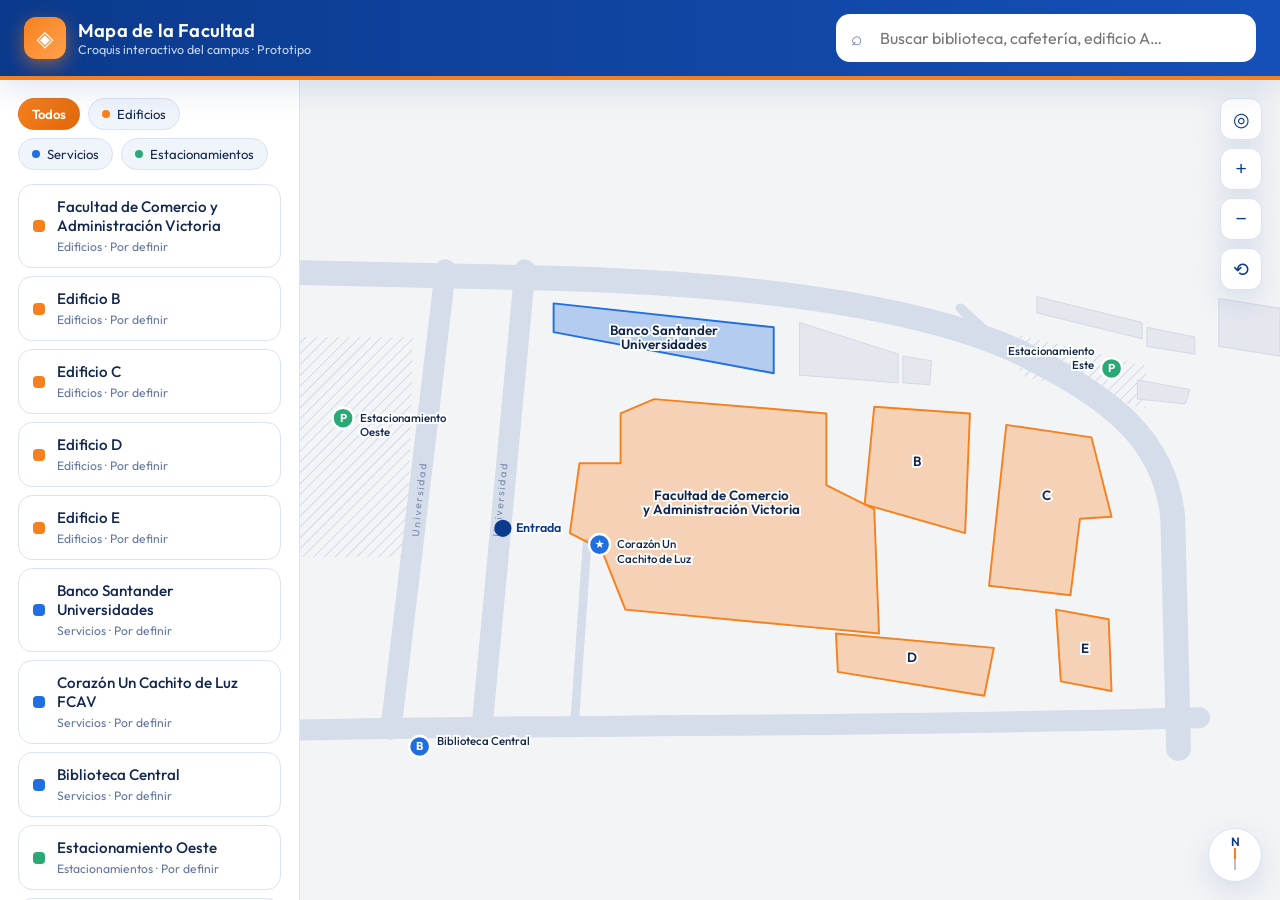
<file: index.html>
<!DOCTYPE html>
<html lang="es">
<head>
  <meta charset="UTF-8" />
  <meta name="viewport" content="width=device-width, initial-scale=1.0, viewport-fit=cover" />
  <meta name="theme-color" content="#0b3a8c" />
  <meta name="mobile-web-app-capable" content="yes" />
  <title>Mapa de la Facultad | Croquis interactivo del campus</title>
  <meta name="description" content="Croquis interactivo de la facultad: encuentra la biblioteca, cafetería, edificios y servicios, y consulta cómo llegar." />
  <link rel="preconnect" href="https://fonts.googleapis.com" />
  <link rel="preconnect" href="https://fonts.gstatic.com" crossorigin />
  <link href="https://fonts.googleapis.com/css2?family=Outfit:wght@400;500;600;700&display=swap" rel="stylesheet" />
  <link rel="stylesheet" href="styles.css" />
</head>
<body>
  <header class="topbar">
    <div class="brand">
      <span class="brand-logo">◈</span>
      <div>
        <h1>Mapa de la Facultad</h1>
        <p>Croquis interactivo del campus · Prototipo</p>
      </div>
    </div>
    <div class="search">
      <span class="search-icon">⌕</span>
      <input id="search-input" type="search" placeholder="Buscar biblioteca, cafetería, edificio A…" autocomplete="off" />
      <ul id="search-results" class="search-results" hidden></ul>
    </div>
  </header>

  <main class="layout">
    <aside id="sidebar" class="sidebar" aria-label="Lista de lugares">
      <div class="drawer-head">
        <span class="drawer-grip" aria-hidden="true"></span>
        <strong>Lugares</strong>
        <button id="drawer-close" class="drawer-close" aria-label="Cerrar lista">×</button>
      </div>
      <div id="filters" class="filters" role="group" aria-label="Filtros por categoría"></div>
      <ul id="place-list" class="place-list"></ul>
    </aside>

    <section class="map-wrap" aria-label="Mapa">
      <svg id="map" viewBox="0 0 1024 580" preserveAspectRatio="xMidYMid meet" role="img" aria-label="Croquis de la facultad"></svg>

      <div class="map-controls">
        <button id="locate-btn" class="locate" aria-label="Mostrar mi ubicación" title="Mi ubicación">◎</button>
        <button id="zoom-in" aria-label="Acercar">+</button>
        <button id="zoom-out" aria-label="Alejar">−</button>
        <button id="zoom-reset" aria-label="Restablecer vista">⟲</button>
      </div>

      <div class="compass" aria-hidden="true"><span>N</span><i></i></div>

      <div id="toast" class="toast" role="status" hidden></div>

      <article id="info-card" class="info-card" hidden>
        <button id="info-close" class="info-close" aria-label="Cerrar">×</button>
        <span id="info-tag" class="tag"></span>
        <h2 id="info-name"></h2>
        <p id="info-desc"></p>
        <dl>
          <div><dt>Horario</dt><dd id="info-hours"></dd></div>
          <div><dt>Contiene</dt><dd id="info-includes"></dd></div>
        </dl>
        <button id="route-btn" class="primary">Cómo llegar desde la entrada</button>
        <p id="route-note" class="route-note" hidden></p>
      </article>

      <button id="list-toggle" class="list-toggle" aria-expanded="false" aria-controls="sidebar">☰ Lugares</button>
    </section>
  </main>

  <script src="data.js"></script>
  <script src="app.js"></script>
</body>
</html>
</file>
<file: styles.css>
:root {
  --bg: #f4f7fc;
  --surface: #ffffff;
  --panel: #f0f4fb;
  --panel-border: #dbe3f1;
  --text: #14284f;
  --muted: #6477a0;
  --accent: #f7801e;
  /* naranja UAT */
  --accent-dark: #e0670a;
  --accent-2: #d96a00;
  --blue: #0b3a8c;
  /* azul UAT */
  --shadow: 0 10px 30px rgba(11, 58, 140, 0.12);
}

* {
  box-sizing: border-box;
  margin: 0;
  padding: 0;
}

body {
  font-family: "Outfit", system-ui, sans-serif;
  color: var(--text);
  background:
    radial-gradient(900px 500px at 0% -10%, rgba(247, 128, 30, 0.12), transparent 60%),
    radial-gradient(800px 500px at 100% 110%, rgba(11, 58, 140, 0.10), transparent 60%),
    var(--bg);
  height: 100vh;
  display: flex;
  flex-direction: column;
  overflow: hidden;
}

/* ---------- Topbar ---------- */
.topbar {
  display: flex;
  align-items: center;
  justify-content: space-between;
  gap: 24px;
  padding: 14px 24px;
  background: linear-gradient(90deg, #0b3a8c, #1550b8);
  border-bottom: 4px solid var(--accent);
  box-shadow: var(--shadow);
  color: #fff;
  z-index: 10;
}

.brand {
  display: flex;
  align-items: center;
  gap: 12px;
}

.brand-logo {
  width: 42px;
  height: 42px;
  display: grid;
  place-items: center;
  font-size: 22px;
  border-radius: 12px;
  color: #fff;
  background: linear-gradient(135deg, var(--accent), #ffa24d);
  box-shadow: 0 6px 18px rgba(247, 128, 30, 0.5);
}

.brand h1 {
  font-size: 1.15rem;
  font-weight: 600;
  letter-spacing: 0.2px;
}

.brand p {
  font-size: 0.78rem;
  color: #c6d6f5;
}

.search {
  position: relative;
  width: min(420px, 50%);
}

.search input {
  width: 100%;
  padding: 12px 16px 12px 42px;
  border-radius: 14px;
  border: 2px solid transparent;
  background: #fff;
  color: var(--text);
  font: inherit;
  outline: none;
  transition: all 0.2s;
}

.search input:focus {
  border-color: var(--accent);
  box-shadow: 0 0 0 4px rgba(247, 128, 30, 0.25);
}

.search-icon {
  position: absolute;
  left: 15px;
  top: 50%;
  transform: translateY(-52%);
  font-size: 1.2rem;
  color: var(--muted);
}

.search-results {
  position: absolute;
  top: calc(100% + 8px);
  left: 0;
  right: 0;
  list-style: none;
  background: #fff;
  border: 1px solid var(--panel-border);
  border-radius: 14px;
  color: var(--text);
  overflow: hidden;
  box-shadow: var(--shadow);
}

.search-results li {
  padding: 11px 16px;
  cursor: pointer;
  display: flex;
  justify-content: space-between;
  font-size: 0.92rem;
}

.search-results li:hover {
  background: #fff1e3;
}

.search-results small {
  color: var(--muted);
}

/* ---------- Layout ---------- */
.layout {
  flex: 1;
  display: flex;
  min-height: 0;
}

.sidebar {
  width: 300px;
  padding: 18px;
  display: flex;
  flex-direction: column;
  gap: 14px;
  border-right: 1px solid var(--panel-border);
  background: var(--surface);
  overflow-y: auto;
}

.filters {
  display: flex;
  flex-wrap: wrap;
  gap: 8px;
}

.chip {
  padding: 7px 13px;
  border-radius: 999px;
  font: inherit;
  font-size: 0.82rem;
  border: 1px solid var(--panel-border);
  background: var(--panel);
  color: var(--text);
  cursor: pointer;
  transition: all 0.2s;
  display: inline-flex;
  align-items: center;
  gap: 7px;
}

.chip i {
  width: 8px;
  height: 8px;
  border-radius: 50%;
  display: block;
}

.chip:hover {
  transform: translateY(-1px);
  border-color: var(--accent);
}

.chip.active {
  background: linear-gradient(135deg, var(--accent), var(--accent-dark));
  border-color: transparent;
  color: #fff;
  font-weight: 600;
}

.place-list {
  list-style: none;
  display: flex;
  flex-direction: column;
  gap: 8px;
}

.place-item {
  display: flex;
  align-items: center;
  gap: 12px;
  padding: 12px 14px;
  border-radius: 14px;
  border: 1px solid var(--panel-border);
  background: var(--surface);
  cursor: pointer;
  transition: all 0.2s;
}

.place-item:hover {
  transform: translateX(4px);
  border-color: var(--accent);
  box-shadow: var(--shadow);
}

.place-item.active {
  background: #fff1e3;
  border-color: var(--accent);
}

.place-dot {
  width: 12px;
  height: 12px;
  border-radius: 4px;
  flex-shrink: 0;
}

.place-item strong {
  display: block;
  font-weight: 500;
  font-size: 0.95rem;
}

.place-item span {
  font-size: 0.76rem;
  color: var(--muted);
}

/* ---------- Map ---------- */
.map-wrap {
  position: relative;
  flex: 1;
  min-width: 0;
  overflow: hidden;
}

#map {
  width: 100%;
  height: 100%;
  cursor: grab;
  touch-action: none;
}

#map.dragging {
  cursor: grabbing;
}

.ground {
  fill: #f3f4f6;
}

.road {
  fill: none;
  stroke: #d5dcea;
  stroke-linecap: round;
  stroke-linejoin: round;
}

.road-name {
  fill: #7d8db0;
  font-size: 11px;
  letter-spacing: 2px;
  text-anchor: middle;
  pointer-events: none;
}

.parking-zone {
  opacity: 1;
}

.hatch-line {
  stroke: #cfd8ea;
  stroke-width: 2;
}

.bg-building {
  fill: #e4e7ee;
  stroke: #d3d8e3;
  stroke-width: 1;
}

.building {
  cursor: pointer;
  transition: opacity 0.2s;
}

.building .shape {
  stroke-width: 2;
  stroke-linejoin: round;
  fill-opacity: 0.3;
  transition: all 0.2s;
}

.building .pin {
  fill-opacity: 1;
  stroke: #fff;
  stroke-width: 2.5;
}

.building:hover .shape,
.building.active .shape {
  fill-opacity: 0.6;
  filter: drop-shadow(0 4px 10px var(--c));
}

.building.dim {
  opacity: 0.25;
}

.building .lbl {
  fill: var(--text);
  font-size: 14px;
  font-weight: 600;
  pointer-events: none;
  paint-order: stroke;
  stroke: rgba(255, 255, 255, 0.95);
  stroke-width: 4px;
}

.building .pin-lbl {
  font-size: 12px;
  font-weight: 500;
}

.building .pin-icon {
  fill: #fff;
  font-size: 12px;
  font-weight: 700;
  text-anchor: middle;
  pointer-events: none;
}

.route {
  fill: none;
  stroke: var(--accent);
  stroke-width: 5;
  stroke-linecap: round;
  stroke-linejoin: round;
  stroke-dasharray: 12 12;
  animation: dash 0.8s linear infinite;
  filter: drop-shadow(0 2px 4px rgba(247, 128, 30, 0.5));
}

@keyframes dash {
  to {
    stroke-dashoffset: -24;
  }
}

.entrance circle {
  fill: var(--blue);
}

.entrance .pulse {
  fill: none;
  stroke: var(--blue);
  stroke-width: 2;
  animation: pulse 2s ease-out infinite;
  transform-origin: center;
  transform-box: fill-box;
}

.entrance text {
  fill: var(--blue);
  font-size: 13px;
  font-weight: 600;
  paint-order: stroke;
  stroke: rgba(255, 255, 255, 0.95);
  stroke-width: 4px;
}

@keyframes pulse {
  from {
    transform: scale(0.6);
    opacity: 1;
  }

  to {
    transform: scale(2.4);
    opacity: 0;
  }
}

.map-controls {
  position: absolute;
  top: 18px;
  right: 18px;
  display: flex;
  flex-direction: column;
  gap: 8px;
}

.map-controls button {
  width: 42px;
  height: 42px;
  border-radius: 12px;
  border: 1px solid var(--panel-border);
  background: #fff;
  box-shadow: var(--shadow);
  color: var(--blue);
  font-size: 1.2rem;
  cursor: pointer;
  transition: all 0.2s;
}

.map-controls button:hover {
  background: var(--accent);
  color: #fff;
  transform: scale(1.06);
}

.compass {
  position: absolute;
  bottom: 18px;
  right: 18px;
  width: 54px;
  height: 54px;
  border-radius: 50%;
  border: 1px solid var(--panel-border);
  background: #fff;
  box-shadow: var(--shadow);
  display: grid;
  place-items: center;
  font-size: 0.75rem;
  color: var(--muted);
}

.compass span {
  position: absolute;
  top: 5px;
  color: var(--blue);
  font-weight: 600;
}

.compass i {
  width: 2px;
  height: 22px;
  background: linear-gradient(var(--accent) 50%, #b5c0d8 50%);
  margin-top: 8px;
}

/* ---------- Mi ubicación ---------- */
.user-layer {
  pointer-events: none;
}

.user-acc {
  fill: rgba(31, 111, 224, 0.15);
  stroke: rgba(31, 111, 224, 0.4);
  stroke-width: 1;
}

.user-halo {
  fill: #fff;
  filter: drop-shadow(0 2px 4px rgba(0, 0, 0, 0.35));
}

.user-dot {
  fill: #1f6fe0;
  animation: userpulse 1.8s ease-in-out infinite;
  transform-origin: center;
  transform-box: fill-box;
}

@keyframes userpulse {
  50% {
    transform: scale(1.18);
  }
}

.map-controls .locate.active {
  background: #1f6fe0;
  color: #fff;
  border-color: #1f6fe0;
}

.toast {
  position: absolute;
  top: 18px;
  left: 50%;
  transform: translateX(-50%);
  max-width: min(90%, 460px);
  padding: 11px 18px;
  border-radius: 12px;
  background: var(--blue);
  color: #fff;
  font-size: 0.88rem;
  box-shadow: var(--shadow);
  animation: rise 0.25s ease;
  text-align: center;
  z-index: 5;
}

/* ---------- Info card ---------- */
.info-card {
  position: absolute;
  left: 20px;
  bottom: 20px;
  width: 340px;
  padding: 22px;
  border-radius: 20px;
  border: 1px solid var(--panel-border);
  background: #fff;
  border-top: 5px solid var(--accent);
  box-shadow: 0 20px 50px rgba(11, 58, 140, 0.22);
  animation: rise 0.3s ease;
}

@keyframes rise {
  from {
    opacity: 0;
    transform: translateY(16px);
  }
}

.info-close {
  position: absolute;
  top: 12px;
  right: 14px;
  background: none;
  border: none;
  color: var(--muted);
  font-size: 1.5rem;
  cursor: pointer;
}

.info-close:hover {
  color: var(--text);
}

.tag {
  display: inline-block;
  padding: 3px 10px;
  border-radius: 999px;
  font-size: 0.72rem;
  font-weight: 600;
  color: #fff;
  margin-bottom: 8px;
}

.info-card h2 {
  font-size: 1.4rem;
  margin-bottom: 6px;
  color: var(--blue);
}

.info-card p {
  color: var(--muted);
  font-size: 0.9rem;
  line-height: 1.45;
}

.info-card dl {
  margin: 14px 0;
  display: grid;
  gap: 8px;
}

.info-card dt {
  font-size: 0.7rem;
  text-transform: uppercase;
  letter-spacing: 1px;
  color: var(--muted);
}

.info-card dd {
  font-size: 0.92rem;
}

.primary {
  width: 100%;
  padding: 12px;
  border: none;
  border-radius: 12px;
  font: inherit;
  font-weight: 600;
  color: #fff;
  cursor: pointer;
  background: linear-gradient(135deg, var(--accent), var(--accent-dark));
  box-shadow: 0 8px 20px rgba(247, 128, 30, 0.4);
  transition: all 0.2s;
}

.primary:hover {
  transform: translateY(-2px);
  filter: brightness(1.06);
}

.route-note {
  margin-top: 10px;
  font-size: 0.82rem !important;
  color: var(--accent-2) !important;
  font-weight: 500;
}

/* ---------- Elementos solo móvil ---------- */
.drawer-head,
.list-toggle {
  display: none;
}

@supports (height: 100dvh) {
  body {
    height: 100dvh;
  }
}

#map,
.building,
.chip,
button {
  -webkit-tap-highlight-color: transparent;
}

/* ---------- Responsive / Android ---------- */
@media (max-width: 800px) {
  body {
    padding-bottom: env(safe-area-inset-bottom);
  }

  .topbar {
    flex-direction: column;
    align-items: stretch;
    gap: 10px;
    padding: 10px 14px;
    padding-top: calc(10px + env(safe-area-inset-top));
    padding-left: calc(14px + env(safe-area-inset-left));
    padding-right: calc(14px + env(safe-area-inset-right));
    border-bottom-width: 3px;
  }

  .brand {
    gap: 10px;
  }

  .brand-logo {
    width: 36px;
    height: 36px;
    font-size: 18px;
    border-radius: 10px;
  }

  .brand h1 {
    font-size: 1.02rem;
  }

  .brand p {
    display: none;
  }

  .search {
    width: 100%;
  }

  .search input {
    font-size: 16px;
    padding: 13px 16px 13px 42px;
  }

  /* 16px evita el zoom automático al enfocar */
  .search-results li {
    padding: 14px 16px;
    font-size: 1rem;
  }

  /* El mapa ocupa toda la pantalla restante */
  .layout {
    position: relative;
    flex-direction: column;
  }

  .map-wrap {
    flex: 1;
  }

  /* Lista de lugares como cajón inferior */
  .sidebar {
    position: fixed;
    left: 0;
    right: 0;
    bottom: 0;
    width: 100%;
    max-height: 62dvh;
    z-index: 30;
    padding: 0 16px calc(16px + env(safe-area-inset-bottom));
    border: none;
    border-radius: 22px 22px 0 0;
    box-shadow: 0 -12px 40px rgba(11, 58, 140, 0.28);
    transform: translateY(105%);
    transition: transform 0.3s ease;
    visibility: hidden;
  }

  .sidebar.open {
    transform: translateY(0);
    visibility: visible;
  }

  .drawer-head {
    position: sticky;
    top: 0;
    z-index: 2;
    background: var(--surface);
    display: flex;
    align-items: center;
    justify-content: space-between;
    padding: 18px 0 8px;
    color: var(--blue);
    font-size: 1.05rem;
  }

  .drawer-grip {
    position: absolute;
    top: 7px;
    left: 50%;
    width: 42px;
    height: 5px;
    margin-left: -21px;
    border-radius: 3px;
    background: #cdd6e8;
  }

  .drawer-close {
    width: 44px;
    height: 44px;
    margin-right: -10px;
    border: none;
    background: none;
    font-size: 1.8rem;
    color: var(--muted);
    cursor: pointer;
  }

  .chip {
    padding: 11px 16px;
    font-size: 0.92rem;
    min-height: 44px;
  }

  .place-item {
    padding: 15px 16px;
    min-height: 56px;
  }

  .place-item:hover {
    transform: none;
  }

  .place-item strong {
    font-size: 1rem;
  }

  /* Botón flotante para abrir la lista */
  .list-toggle {
    display: block;
    position: absolute;
    left: 50%;
    transform: translateX(-50%);
    bottom: calc(18px + env(safe-area-inset-bottom));
    z-index: 6;
    padding: 14px 26px;
    min-height: 48px;
    border: none;
    border-radius: 999px;
    font: inherit;
    font-weight: 600;
    font-size: 1rem;
    color: #fff;
    cursor: pointer;
    background: linear-gradient(135deg, var(--accent), var(--accent-dark));
    box-shadow: 0 10px 26px rgba(247, 128, 30, 0.5);
  }

  .info-card:not([hidden])~.list-toggle {
    display: none;
  }

  /* Controles del mapa táctiles */
  .map-controls {
    top: 12px;
    right: calc(12px + env(safe-area-inset-right));
    gap: 10px;
  }

  .map-controls button {
    width: 48px;
    height: 48px;
    font-size: 1.35rem;
    border-radius: 14px;
  }

  .compass {
    display: none;
  }

  .toast {
    top: 12px;
    left: 12px;
    right: 74px;
    transform: none;
    max-width: none;
    font-size: 0.9rem;
    text-align: left;
  }

  /* Tarjeta de información como hoja inferior */
  .info-card {
    left: 0;
    right: 0;
    bottom: 0;
    width: auto;
    max-height: 58dvh;
    overflow-y: auto;
    padding: 20px 20px calc(20px + env(safe-area-inset-bottom));
    border-radius: 22px 22px 0 0;
    border-top-width: 5px;
  }

  .info-card h2 {
    font-size: 1.3rem;
    padding-right: 36px;
  }

  .info-close {
    top: 8px;
    right: 8px;
    width: 44px;
    height: 44px;
    font-size: 1.8rem;
  }

  .primary {
    padding: 15px;
    font-size: 1rem;
    min-height: 50px;
  }
}

/* Teléfonos muy angostos */
@media (max-width: 380px) {
  .brand h1 {
    font-size: 0.95rem;
  }

  .info-card {
    padding: 16px 16px calc(16px + env(safe-area-inset-bottom));
  }
}

/* Pantallas horizontales bajas (teléfono girado) */
@media (max-width: 900px) and (max-height: 480px) {
  .topbar {
    flex-direction: row;
    align-items: center;
    padding-top: 6px;
    padding-bottom: 6px;
  }

  .search {
    width: 45%;
  }

  .info-card {
    left: 12px;
    right: auto;
    width: 340px;
    bottom: 8px;
    border-radius: 18px;
    max-height: 80dvh;
  }

  .sidebar {
    max-height: 85dvh;
  }
}
</file>
